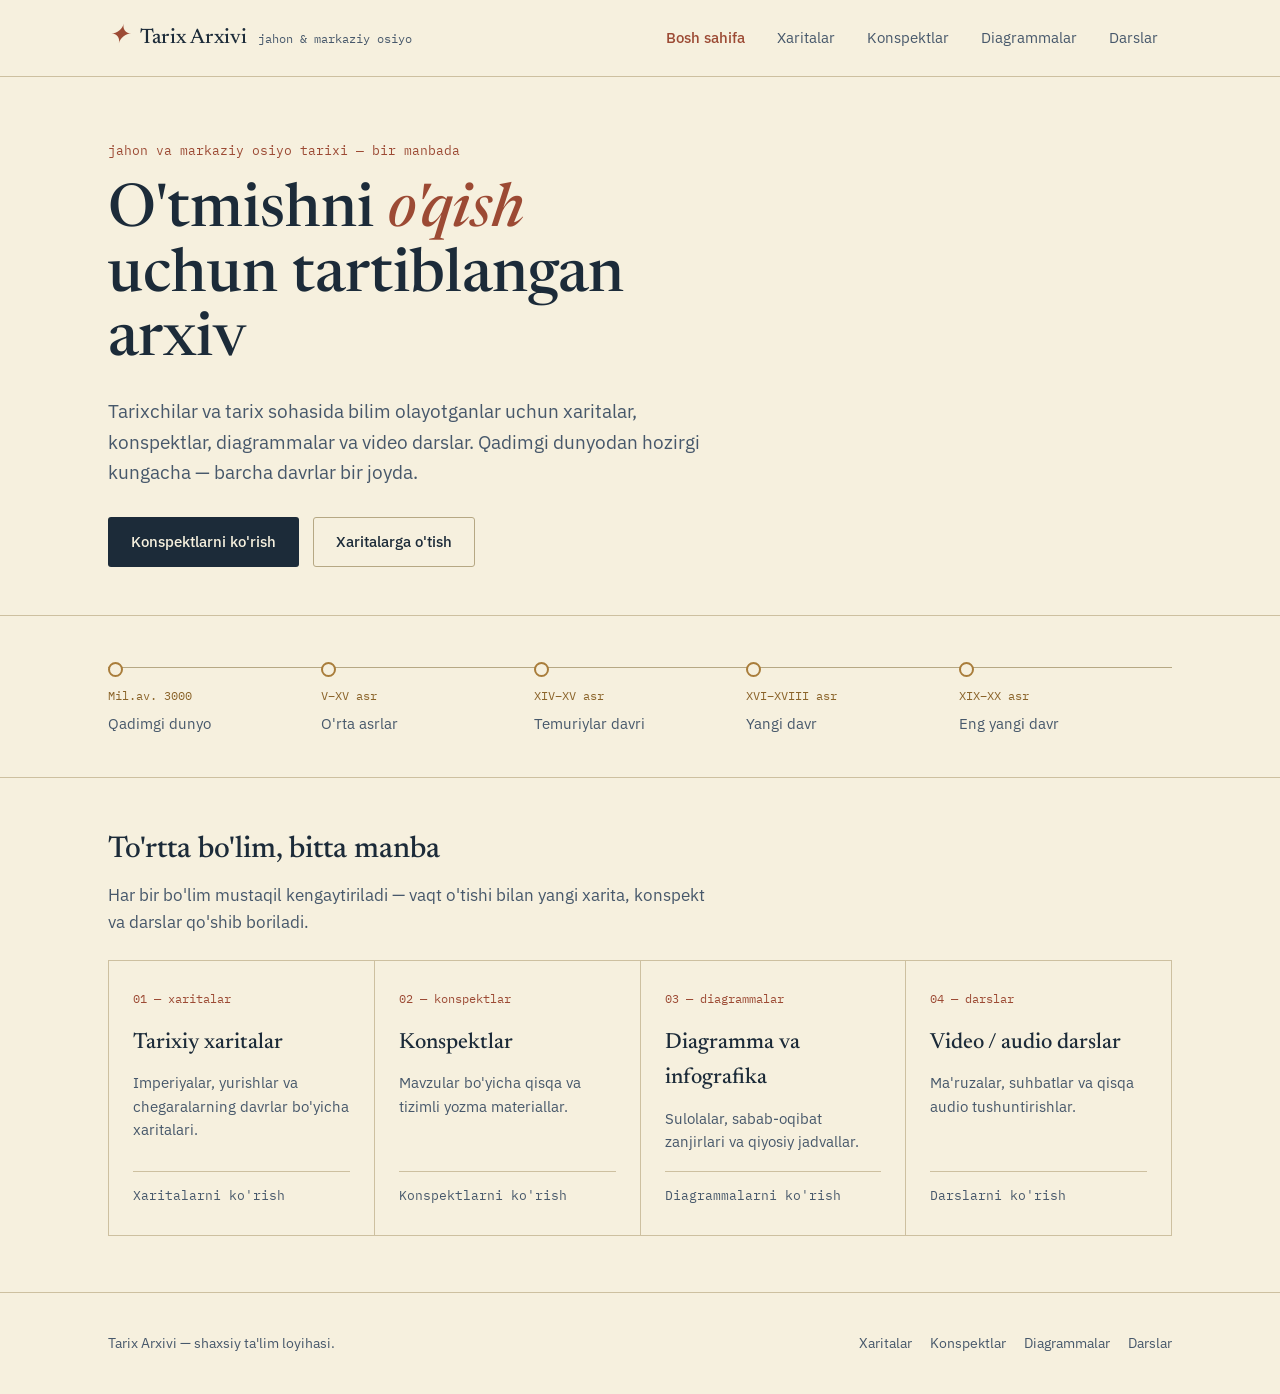
<file: index.html>
<!DOCTYPE html>
<html lang="uz">
<head>
  <meta name="google-site-verification" content="k8UO2YKH0HtpyxXB0EALM61pjePaF3m6Kvmbzlwe29Y" />
<meta charset="UTF-8">
<meta name="viewport" content="width=device-width, initial-scale=1.0">
<title>Tarix Arxivi — xaritalar, konspektlar va diagrammalar</title>
<meta name="description" content="Tarixchilar va tarix o'rganuvchilar uchun xaritalar, konspektlar, diagrammalar va video darslar to'plamlangan manba.">
<link rel="stylesheet" href="css/style.css">
</head>
<body>

<header class="site-header">
  <div class="wrap">
    <a href="index.html" class="brand">
      <span class="brand-mark">✦</span>
      <span class="brand-name">Tarix Arxivi</span>
      <span class="brand-sub">jahon &amp; markaziy osiyo</span>
    </a>
    <button class="nav-toggle" id="navToggle" aria-label="Menyuni ochish">☰</button>
    <nav class="main-nav" id="mainNav">
      <a href="index.html" class="active">Bosh sahifa</a>
      <a href="xaritalar.html">Xaritalar</a>
      <a href="konspektlar.html">Konspektlar</a>
      <a href="diagrammalar.html">Diagrammalar</a>
      <a href="darslar.html">Darslar</a>
    </nav>
  </div>
</header>

<section class="hero">
  <div class="wrap">
    <p class="hero-eyebrow">jahon va markaziy osiyo tarixi — bir manbada</p>
    <h1>O'tmishni <em>o'qish</em> uchun tartiblangan arxiv</h1>
    <p class="hero-lede">Tarixchilar va tarix sohasida bilim olayotganlar uchun xaritalar, konspektlar, diagrammalar va video darslar. Qadimgi dunyodan hozirgi kungacha — barcha davrlar bir joyda.</p>
    <div class="hero-actions">
      <a href="konspektlar.html" class="btn btn-primary">Konspektlarni ko'rish</a>
      <a href="xaritalar.html" class="btn btn-outline">Xaritalarga o'tish</a>
    </div>
  </div>
</section>

<section class="timeline">
  <div class="wrap">
    <div class="timeline-track">
      <div class="timeline-item">
        <span class="t-year">Mil.av. 3000</span>
        <span class="t-label">Qadimgi dunyo</span>
      </div>
      <div class="timeline-item">
        <span class="t-year">V–XV asr</span>
        <span class="t-label">O'rta asrlar</span>
      </div>
      <div class="timeline-item">
        <span class="t-year">XIV–XV asr</span>
        <span class="t-label">Temuriylar davri</span>
      </div>
      <div class="timeline-item">
        <span class="t-year">XVI–XVIII asr</span>
        <span class="t-label">Yangi davr</span>
      </div>
      <div class="timeline-item">
        <span class="t-year">XIX–XX asr</span>
        <span class="t-label">Eng yangi davr</span>
      </div>
    </div>
  </div>
</section>

<section class="wrap">
  <div class="section-heading">
    <h2>To'rtta bo'lim, bitta manba</h2>
    <p>Har bir bo'lim mustaqil kengaytiriladi — vaqt o'tishi bilan yangi xarita, konspekt va darslar qo'shib boriladi.</p>
  </div>
  <div class="card-grid">
    <a href="xaritalar.html" class="catalog-card">
      <span class="c-index">01 — xaritalar</span>
      <h3>Tarixiy xaritalar</h3>
      <p>Imperiyalar, yurishlar va chegaralarning davrlar bo'yicha xaritalari.</p>
      <span class="c-arrow">Xaritalarni ko'rish</span>
    </a>
    <a href="konspektlar.html" class="catalog-card">
      <span class="c-index">02 — konspektlar</span>
      <h3>Konspektlar</h3>
      <p>Mavzular bo'yicha qisqa va tizimli yozma materiallar.</p>
      <span class="c-arrow">Konspektlarni ko'rish</span>
    </a>
    <a href="diagrammalar.html" class="catalog-card">
      <span class="c-index">03 — diagrammalar</span>
      <h3>Diagramma va infografika</h3>
      <p>Sulolalar, sabab-oqibat zanjirlari va qiyosiy jadvallar.</p>
      <span class="c-arrow">Diagrammalarni ko'rish</span>
    </a>
    <a href="darslar.html" class="catalog-card">
      <span class="c-index">04 — darslar</span>
      <h3>Video / audio darslar</h3>
      <p>Ma'ruzalar, suhbatlar va qisqa audio tushuntirishlar.</p>
      <span class="c-arrow">Darslarni ko'rish</span>
    </a>
  </div>
</section>

<footer class="site-footer">
  <div class="wrap">
    <p>Tarix Arxivi — shaxsiy ta'lim loyihasi.</p>
    <nav class="footer-links">
      <a href="xaritalar.html">Xaritalar</a>
      <a href="konspektlar.html">Konspektlar</a>
      <a href="diagrammalar.html">Diagrammalar</a>
      <a href="darslar.html">Darslar</a>
    </nav>
  </div>
</footer>

<script src="js/main.js"></script>
</body>
</html>
</file>
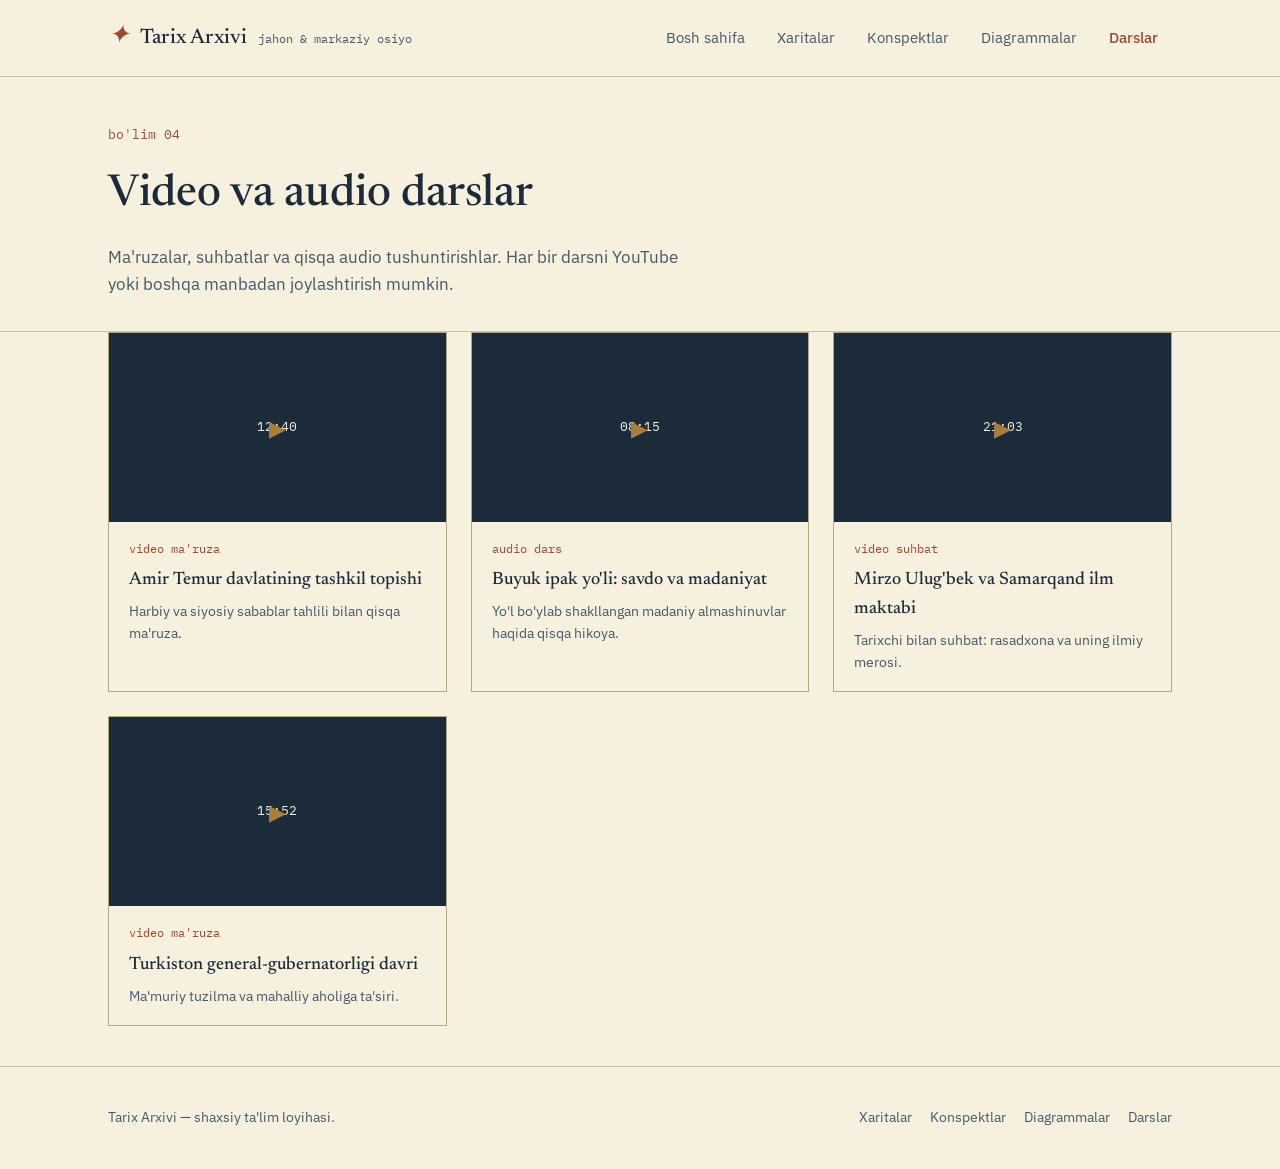
<file: darslar.html>
<!DOCTYPE html>
<html lang="uz">
<head>
<meta charset="UTF-8">
<meta name="viewport" content="width=device-width, initial-scale=1.0">
<title>Video va audio darslar — Tarix Arxivi</title>
<meta name="description" content="Tarix bo'yicha ma'ruzalar, suhbatlar va qisqa audio tushuntirishlar to'plami.">
<link rel="stylesheet" href="css/style.css">
</head>
<body>

<header class="site-header">
  <div class="wrap">
    <a href="index.html" class="brand">
      <span class="brand-mark">✦</span>
      <span class="brand-name">Tarix Arxivi</span>
      <span class="brand-sub">jahon &amp; markaziy osiyo</span>
    </a>
    <button class="nav-toggle" id="navToggle" aria-label="Menyuni ochish">☰</button>
    <nav class="main-nav" id="mainNav">
      <a href="index.html">Bosh sahifa</a>
      <a href="xaritalar.html">Xaritalar</a>
      <a href="konspektlar.html">Konspektlar</a>
      <a href="diagrammalar.html">Diagrammalar</a>
      <a href="darslar.html" class="active">Darslar</a>
    </nav>
  </div>
</header>

<section class="page-header">
  <div class="wrap">
    <p class="p-kicker">bo'lim 04</p>
    <h1>Video va audio darslar</h1>
    <p>Ma'ruzalar, suhbatlar va qisqa audio tushuntirishlar. Har bir darsni YouTube yoki boshqa manbadan joylashtirish mumkin.</p>
  </div>
</section>

<div class="wrap">
  <div class="media-grid">
    <div class="media-card">
      <div class="media-thumb">12:40</div>
      <div class="media-body">
        <p class="m-kind">video ma'ruza</p>
        <h3>Amir Temur davlatining tashkil topishi</h3>
        <p>Harbiy va siyosiy sabablar tahlili bilan qisqa ma'ruza.</p>
      </div>
    </div>
    <div class="media-card">
      <div class="media-thumb">08:15</div>
      <div class="media-body">
        <p class="m-kind">audio dars</p>
        <h3>Buyuk ipak yo'li: savdo va madaniyat</h3>
        <p>Yo'l bo'ylab shakllangan madaniy almashinuvlar haqida qisqa hikoya.</p>
      </div>
    </div>
    <div class="media-card">
      <div class="media-thumb">21:03</div>
      <div class="media-body">
        <p class="m-kind">video suhbat</p>
        <h3>Mirzo Ulug'bek va Samarqand ilm maktabi</h3>
        <p>Tarixchi bilan suhbat: rasadxona va uning ilmiy merosi.</p>
      </div>
    </div>
    <div class="media-card">
      <div class="media-thumb">15:52</div>
      <div class="media-body">
        <p class="m-kind">video ma'ruza</p>
        <h3>Turkiston general-gubernatorligi davri</h3>
        <p>Ma'muriy tuzilma va mahalliy aholiga ta'siri.</p>
      </div>
    </div>
  </div>
</div>

<footer class="site-footer">
  <div class="wrap">
    <p>Tarix Arxivi — shaxsiy ta'lim loyihasi.</p>
    <nav class="footer-links">
      <a href="xaritalar.html">Xaritalar</a>
      <a href="konspektlar.html">Konspektlar</a>
      <a href="diagrammalar.html">Diagrammalar</a>
      <a href="darslar.html">Darslar</a>
    </nav>
  </div>
</footer>

<script src="js/main.js"></script>
</body>
</html>
</file>
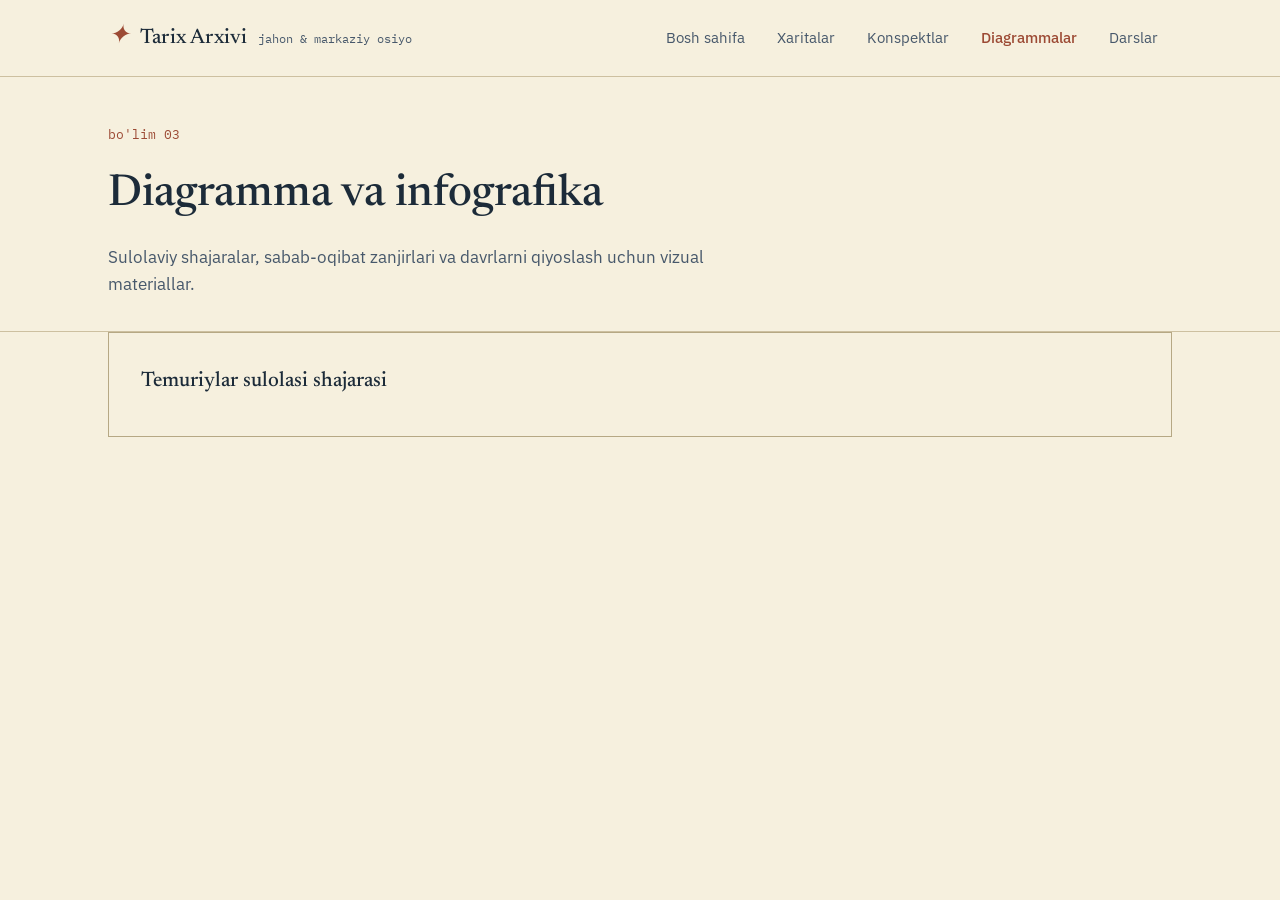
<file: diagrammalar.html>
<!DOCTYPE html>
<html lang="uz">
<head>
<meta charset="UTF-8">
<meta name="viewport" content="width=device-width, initial-scale=1.0">
<title>Diagramma va infografika — Tarix Arxivi</title>
<meta name="description" content="Sulolalar, sabab-oqibat zanjirlari va qiyosiy jadvallar shaklidagi tarixiy diagrammalar.">
<link rel="stylesheet" href="css/style.css">
</head>
<body>

<header class="site-header">
  <div class="wrap">
    <a href="index.html" class="brand">
      <span class="brand-mark">✦</span>
      <span class="brand-name">Tarix Arxivi</span>
      <span class="brand-sub">jahon &amp; markaziy osiyo</span>
    </a>
    <button class="nav-toggle" id="navToggle" aria-label="Menyuni ochish">☰</button>
    <nav class="main-nav" id="mainNav">
      <a href="index.html">Bosh sahifa</a>
      <a href="xaritalar.html">Xaritalar</a>
      <a href="konspektlar.html">Konspektlar</a>
      <a href="diagrammalar.html" class="active">Diagrammalar</a>
      <a href="darslar.html">Darslar</a>
    </nav>
  </div>
</header>

<section class="page-header">
  <div class="wrap">
    <p class="p-kicker">bo'lim 03</p>
    <h1>Diagramma va infografika</h1>
    <p>Sulolaviy shajaralar, sabab-oqibat zanjirlari va davrlarni qiyoslash uchun vizual materiallar.</p>
  </div>
</section>

<div class="wrap">
  <div class="diagram-panel">
    <h3>Temuriylar sulolasi shajarasi</h3>
</file>
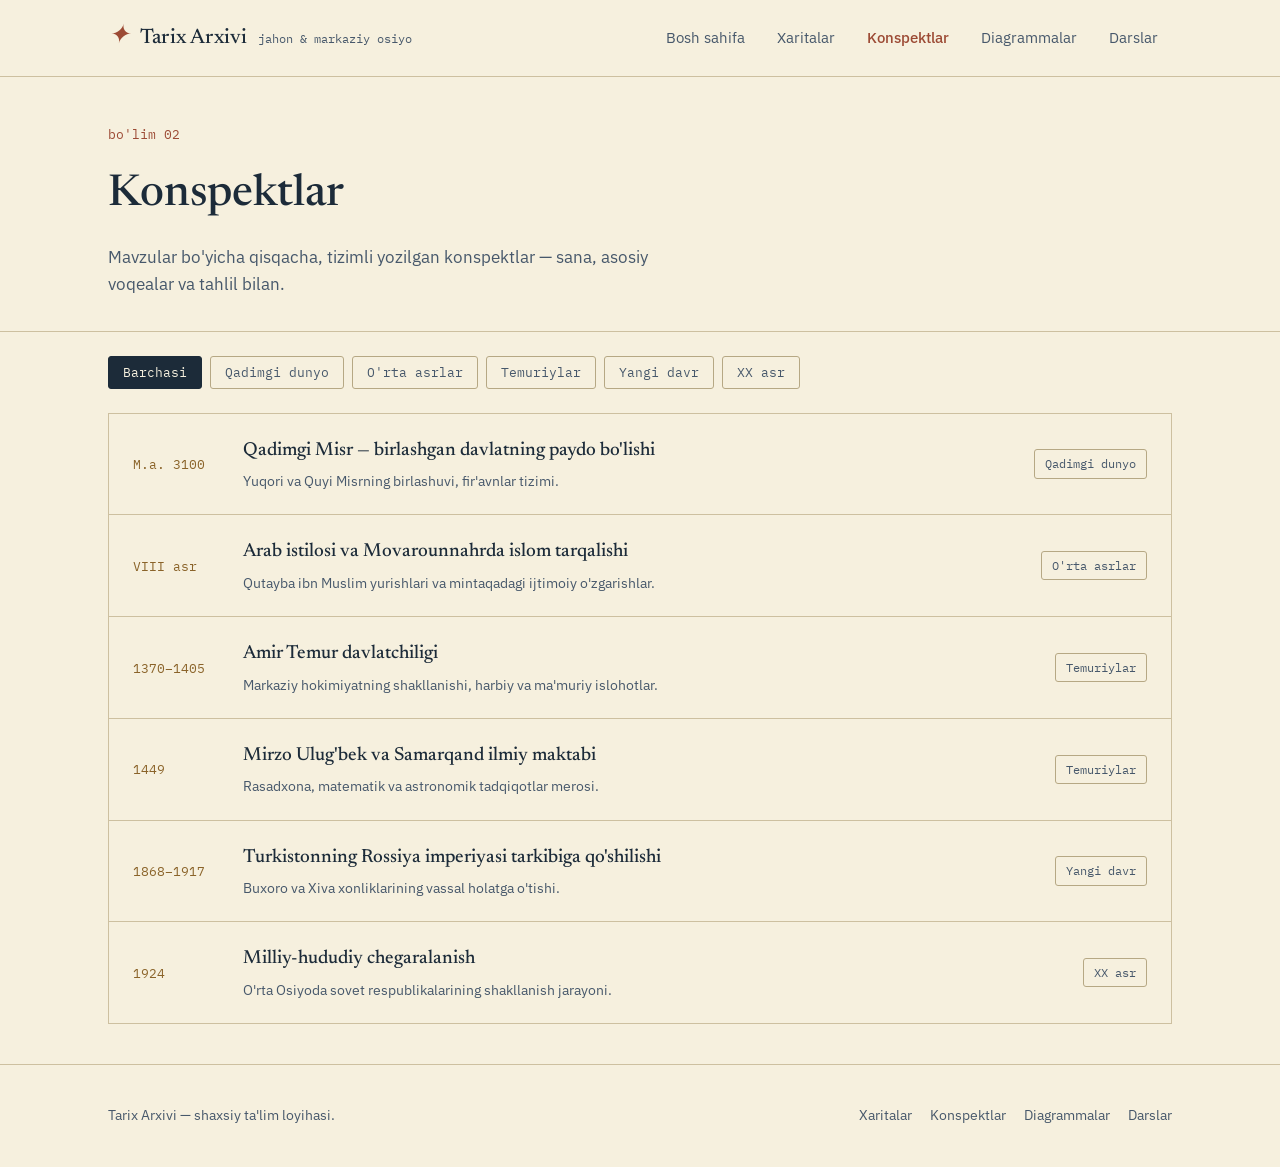
<file: konspektlar.html>
<!DOCTYPE html>
<html lang="uz">
<head>
<meta charset="UTF-8">
<meta name="viewport" content="width=device-width, initial-scale=1.0">
<title>Konspektlar — Tarix Arxivi</title>
<meta name="description" content="Jahon va Markaziy Osiyo tarixiga oid mavzular bo'yicha qisqa va tizimli konspektlar.">
<link rel="stylesheet" href="css/style.css">
</head>
<body>

<header class="site-header">
  <div class="wrap">
    <a href="index.html" class="brand">
      <span class="brand-mark">✦</span>
      <span class="brand-name">Tarix Arxivi</span>
      <span class="brand-sub">jahon &amp; markaziy osiyo</span>
    </a>
    <button class="nav-toggle" id="navToggle" aria-label="Menyuni ochish">☰</button>
    <nav class="main-nav" id="mainNav">
      <a href="index.html">Bosh sahifa</a>
      <a href="xaritalar.html">Xaritalar</a>
      <a href="konspektlar.html" class="active">Konspektlar</a>
      <a href="diagrammalar.html">Diagrammalar</a>
      <a href="darslar.html">Darslar</a>
    </nav>
  </div>
</header>

<section class="page-header">
  <div class="wrap">
    <p class="p-kicker">bo'lim 02</p>
    <h1>Konspektlar</h1>
    <p>Mavzular bo'yicha qisqacha, tizimli yozilgan konspektlar — sana, asosiy voqealar va tahlil bilan.</p>
  </div>
</section>

<div class="wrap">
  <div class="filter-row">
    <button class="filter-chip active">Barchasi</button>
    <button class="filter-chip">Qadimgi dunyo</button>
    <button class="filter-chip">O'rta asrlar</button>
    <button class="filter-chip">Temuriylar</button>
    <button class="filter-chip">Yangi davr</button>
    <button class="filter-chip">XX asr</button>
  </div>

  <div class="item-list">
    <a href="#" class="list-row">
      <span class="row-era">M.a. 3100</span>
      <span class="row-body">
        <h3>Qadimgi Misr — birlashgan davlatning paydo bo'lishi</h3>
        <p>Yuqori va Quyi Misrning birlashuvi, fir'avnlar tizimi.</p>
      </span>
      <span class="row-tag">Qadimgi dunyo</span>
    </a>
    <a href="#" class="list-row">
      <span class="row-era">VIII asr</span>
      <span class="row-body">
        <h3>Arab istilosi va Movarounnahrda islom tarqalishi</h3>
        <p>Qutayba ibn Muslim yurishlari va mintaqadagi ijtimoiy o'zgarishlar.</p>
      </span>
      <span class="row-tag">O'rta asrlar</span>
    </a>
    <a href="#" class="list-row">
      <span class="row-era">1370–1405</span>
      <span class="row-body">
        <h3>Amir Temur davlatchiligi</h3>
        <p>Markaziy hokimiyatning shakllanishi, harbiy va ma'muriy islohotlar.</p>
      </span>
      <span class="row-tag">Temuriylar</span>
    </a>
    <a href="#" class="list-row">
      <span class="row-era">1449</span>
      <span class="row-body">
        <h3>Mirzo Ulug'bek va Samarqand ilmiy maktabi</h3>
        <p>Rasadxona, matematik va astronomik tadqiqotlar merosi.</p>
      </span>
      <span class="row-tag">Temuriylar</span>
    </a>
    <a href="#" class="list-row">
      <span class="row-era">1868–1917</span>
      <span class="row-body">
        <h3>Turkistonning Rossiya imperiyasi tarkibiga qo'shilishi</h3>
        <p>Buxoro va Xiva xonliklarining vassal holatga o'tishi.</p>
      </span>
      <span class="row-tag">Yangi davr</span>
    </a>
    <a href="#" class="list-row">
      <span class="row-era">1924</span>
      <span class="row-body">
        <h3>Milliy-hududiy chegaralanish</h3>
        <p>O'rta Osiyoda sovet respublikalarining shakllanish jarayoni.</p>
      </span>
      <span class="row-tag">XX asr</span>
    </a>
  </div>
</div>

<footer class="site-footer">
  <div class="wrap">
    <p>Tarix Arxivi — shaxsiy ta'lim loyihasi.</p>
    <nav class="footer-links">
      <a href="xaritalar.html">Xaritalar</a>
      <a href="konspektlar.html">Konspektlar</a>
      <a href="diagrammalar.html">Diagrammalar</a>
      <a href="darslar.html">Darslar</a>
    </nav>
  </div>
</footer>

<script src="js/main.js"></script>
</body>
                                                 </html>
</file>
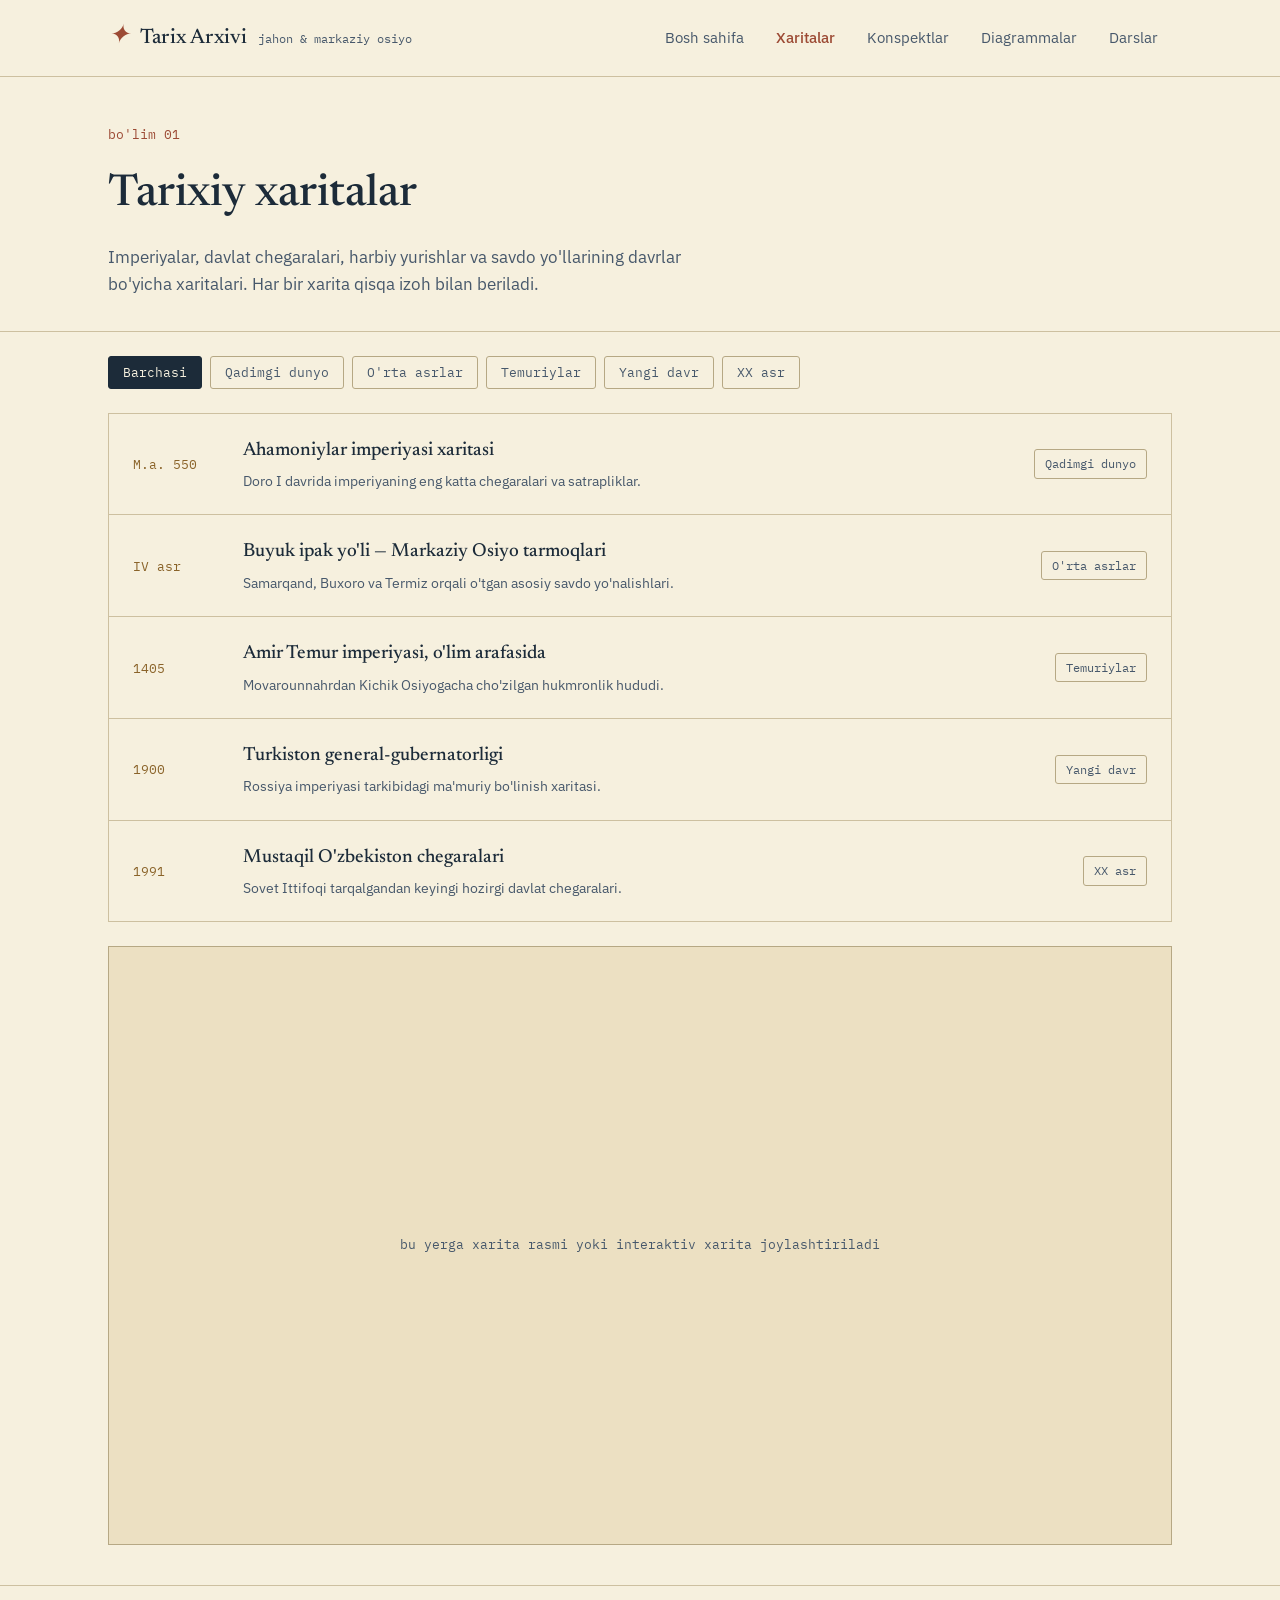
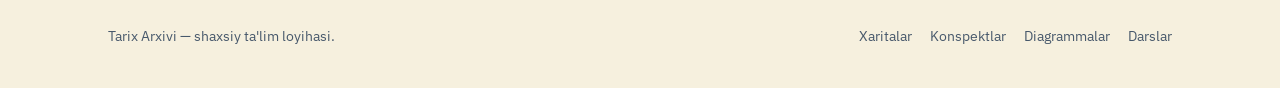
<file: xaritalar.html>
<!DOCTYPE html>
<html lang="uz">
<head>
<meta charset="UTF-8">
<meta name="viewport" content="width=device-width, initial-scale=1.0">
<title>Tarixiy xaritalar — Tarix Arxivi</title>
<meta name="description" content="Jahon va Markaziy Osiyo tarixiga oid davrlar bo'yicha tartiblangan xaritalar to'plami.">
<link rel="stylesheet" href="css/style.css">
</head>
<body>

<header class="site-header">
  <div class="wrap">
    <a href="index.html" class="brand">
      <span class="brand-mark">✦</span>
      <span class="brand-name">Tarix Arxivi</span>
      <span class="brand-sub">jahon &amp; markaziy osiyo</span>
    </a>
    <button class="nav-toggle" id="navToggle" aria-label="Menyuni ochish">☰</button>
    <nav class="main-nav" id="mainNav">
      <a href="index.html">Bosh sahifa</a>
      <a href="xaritalar.html" class="active">Xaritalar</a>
      <a href="konspektlar.html">Konspektlar</a>
      <a href="diagrammalar.html">Diagrammalar</a>
      <a href="darslar.html">Darslar</a>
    </nav>
  </div>
</header>

<section class="page-header">
  <div class="wrap">
    <p class="p-kicker">bo'lim 01</p>
    <h1>Tarixiy xaritalar</h1>
    <p>Imperiyalar, davlat chegaralari, harbiy yurishlar va savdo yo'llarining davrlar bo'yicha xaritalari. Har bir xarita qisqa izoh bilan beriladi.</p>
  </div>
</section>

<div class="wrap">
  <div class="filter-row">
    <button class="filter-chip active">Barchasi</button>
    <button class="filter-chip">Qadimgi dunyo</button>
    <button class="filter-chip">O'rta asrlar</button>
    <button class="filter-chip">Temuriylar</button>
    <button class="filter-chip">Yangi davr</button>
    <button class="filter-chip">XX asr</button>
  </div>

  <div class="item-list">
    <a href="#" class="list-row">
      <span class="row-era">M.a. 550</span>
      <span class="row-body">
        <h3>Ahamoniylar imperiyasi xaritasi</h3>
        <p>Doro I davrida imperiyaning eng katta chegaralari va satrapliklar.</p>
      </span>
      <span class="row-tag">Qadimgi dunyo</span>
    </a>
    <a href="#" class="list-row">
      <span class="row-era">IV asr</span>
      <span class="row-body">
        <h3>Buyuk ipak yo'li — Markaziy Osiyo tarmoqlari</h3>
        <p>Samarqand, Buxoro va Termiz orqali o'tgan asosiy savdo yo'nalishlari.</p>
      </span>
      <span class="row-tag">O'rta asrlar</span>
    </a>
    <a href="#" class="list-row">
      <span class="row-era">1405</span>
      <span class="row-body">
        <h3>Amir Temur imperiyasi, o'lim arafasida</h3>
        <p>Movarounnahrdan Kichik Osiyogacha cho'zilgan hukmronlik hududi.</p>
      </span>
      <span class="row-tag">Temuriylar</span>
    </a>
    <a href="#" class="list-row">
      <span class="row-era">1900</span>
      <span class="row-body">
        <h3>Turkiston general-gubernatorligi</h3>
        <p>Rossiya imperiyasi tarkibidagi ma'muriy bo'linish xaritasi.</p>
      </span>
      <span class="row-tag">Yangi davr</span>
    </a>
    <a href="#" class="list-row">
      <span class="row-era">1991</span>
      <span class="row-body">
        <h3>Mustaqil O'zbekiston chegaralari</h3>
        <p>Sovet Ittifoqi tarqalgandan keyingi hozirgi davlat chegaralari.</p>
      </span>
      <span class="row-tag">XX asr</span>
    </a>
  </div>

  <div class="map-embed">bu yerga xarita rasmi yoki interaktiv xarita joylashtiriladi</div>
</div>

<footer class="site-footer">
  <div class="wrap">
    <p>Tarix Arxivi — shaxsiy ta'lim loyihasi.</p>
    <nav class="footer-links">
      <a href="xaritalar.html">Xaritalar</a>
      <a href="konspektlar.html">Konspektlar</a>
      <a href="diagrammalar.html">Diagrammalar</a>
      <a href="darslar.html">Darslar</a>
    </nav>
  </div>
</footer>

<script src="js/main.js"></script>
</body>
          </html>
</file>
<file: css/style.css>
/* ==========================================================================
   TARIX ARXIVI — asosiy uslublar
   ========================================================================== */

@import url('https://fonts.googleapis.com/css2?family=Newsreader:ital,opsz,wght@0,6..72,400;0,6..72,500;0,6..72,600;1,6..72,400;1,6..72,500&family=IBM+Plex+Sans:wght@400;500;600&family=IBM+Plex+Mono:wght@400;500&display=swap');

:root {
  --ink: #1c2b39;
  --ink-soft: #47586b;
  --paper: #f6f0de;
  --paper-deep: #ece0c2;
  --bronze: #a97d3b;
  --bronze-deep: #8a6329;
  --rust: #9c4a34;
  --line: #cdc0a0;
  --line-deep: #b6a884;

  --font-display: 'Newsreader', Georgia, serif;
  --font-body: 'IBM Plex Sans', -apple-system, sans-serif;
  --font-mono: 'IBM Plex Mono', monospace;

  --max-width: 1120px;
}

* { box-sizing: border-box; }

html {
  scroll-behavior: smooth;
}

body {
  margin: 0;
  background: var(--paper);
  color: var(--ink);
  font-family: var(--font-body);
  font-size: 17px;
  line-height: 1.6;
  -webkit-font-smoothing: antialiased;
}

@media (prefers-reduced-motion: reduce) {
  html { scroll-behavior: auto; }
  * { animation-duration: 0.001ms !important; transition-duration: 0.001ms !important; }
}

a { color: inherit; }

img { max-width: 100%; display: block; }

.wrap {
  max-width: var(--max-width);
  margin: 0 auto;
  padding: 0 28px;
}

a:focus-visible,
button:focus-visible,
input:focus-visible,
select:focus-visible {
  outline: 2px solid var(--rust);
  outline-offset: 3px;
}

.site-header {
  position: sticky;
  top: 0;
  z-index: 40;
  background: var(--paper);
  border-bottom: 1px solid var(--line);
}

.site-header .wrap {
  display: flex;
  align-items: center;
  justify-content: space-between;
  height: 76px;
}

.brand {
  display: flex;
  align-items: baseline;
  gap: 10px;
  text-decoration: none;
  color: var(--ink);
}

.brand-mark {
  font-family: var(--font-display);
  font-style: italic;
  font-size: 26px;
  font-weight: 500;
  color: var(--rust);
}

.brand-name {
  font-family: var(--font-display);
  font-size: 21px;
  font-weight: 500;
  letter-spacing: 0.01em;
}

.brand-sub {
  display: none;
  font-family: var(--font-mono);
  font-size: 12px;
  color: var(--ink-soft);
}

@media (min-width: 640px) {
  .brand-sub { display: inline; }
}

.main-nav {
  display: flex;
  gap: 4px;
}

.main-nav a {
  text-decoration: none;
  font-size: 15px;
  color: var(--ink-soft);
  padding: 8px 14px;
  border-radius: 3px;
  transition: color 0.15s ease, background 0.15s ease;
}

.main-nav a:hover {
  color: var(--ink);
  background: var(--paper-deep);
}

.main-nav a.active {
  color: var(--rust);
  font-weight: 500;
}

.nav-toggle {
  display: none;
  background: none;
  border: 1px solid var(--line-deep);
  border-radius: 3px;
  width: 40px;
  height: 40px;
  font-size: 20px;
  color: var(--ink);
  cursor: pointer;
}

@media (max-width: 720px) {
  .main-nav {
    display: none;
    position: absolute;
    top: 76px;
    left: 0;
    right: 0;
    flex-direction: column;
    background: var(--paper);
    border-bottom: 1px solid var(--line);
    padding: 8px 20px 16px;
  }
  .main-nav.open { display: flex; }
  .nav-toggle { display: block; }
}

.hero {
  padding: 64px 0 48px;
  border-bottom: 1px solid var(--line);
}

.hero-eyebrow {
  font-family: var(--font-mono);
  font-size: 13px;
  color: var(--rust);
  margin: 0 0 18px;
}

.hero h1 {
  font-family: var(--font-display);
  font-weight: 500;
  font-size: clamp(36px, 6vw, 60px);
  line-height: 1.08;
  margin: 0 0 22px;
  max-width: 14ch;
}

.hero h1 em {
  font-style: italic;
  color: var(--rust);
}

.hero-lede {
  font-size: 19px;
  color: var(--ink-soft);
  max-width: 56ch;
  margin: 0 0 30px;
}

.hero-actions {
  display: flex;
  flex-wrap: wrap;
  gap: 14px;
}

.btn {
  display: inline-flex;
  align-items: center;
  gap: 8px;
  font-family: var(--font-body);
  font-size: 15px;
  font-weight: 500;
  text-decoration: none;
  padding: 12px 22px;
  border-radius: 3px;
  border: 1px solid transparent;
  cursor: pointer;
  transition: transform 0.12s ease, background 0.15s ease, border-color 0.15s ease;
}

.btn-primary {
  background: var(--ink);
  color: var(--paper);
}
.btn-primary:hover { background: #0f1a24; }

.btn-outline {
  background: transparent;
  border-color: var(--line-deep);
  color: var(--ink);
}
.btn-outline:hover { border-color: var(--rust); color: var(--rust); }

.timeline {
  padding: 40px 0;
  border-bottom: 1px solid var(--line);
  overflow-x: auto;
}

.timeline-track {
  display: flex;
  gap: 0;
  min-width: 640px;
  position: relative;
}

.timeline-track::before {
  content: "";
  position: absolute;
  top: 11px;
  left: 0;
  right: 0;
  height: 1px;
  background: var(--line-deep);
}

.timeline-item {
  flex: 1;
  position: relative;
  padding-top: 30px;
  padding-right: 18px;
}

.timeline-item::before {
  content: "";
  position: absolute;
  top: 6px;
  left: 0;
  width: 11px;
  height: 11px;
  border-radius: 50%;
  background: var(--paper);
  border: 2px solid var(--bronze);
}

.timeline-item .t-year {
  font-family: var(--font-mono);
  font-size: 12px;
  color: var(--bronze-deep);
  display: block;
  margin-bottom: 4px;
}

.timeline-item .t-label {
  font-size: 14.5px;
  color: var(--ink-soft);
  line-height: 1.4;
}

.section-heading {
  padding: 48px 0 24px;
}

.section-heading h2 {
  font-family: var(--font-display);
  font-size: 30px;
  font-weight: 500;
  margin: 0 0 8px;
}

.section-heading p {
  color: var(--ink-soft);
  margin: 0;
  max-width: 60ch;
}

.card-grid {
  display: grid;
  grid-template-columns: repeat(auto-fit, minmax(240px, 1fr));
  gap: 1px;
  background: var(--line);
  border: 1px solid var(--line);
  margin-bottom: 56px;
}

.catalog-card {
  background: var(--paper);
  padding: 28px 24px;
  text-decoration: none;
  color: var(--ink);
  position: relative;
  display: flex;
  flex-direction: column;
  min-height: 200px;
  transition: background 0.15s ease;
}

.catalog-card:hover {
  background: var(--paper-deep);
}

.catalog-card .c-index {
  font-family: var(--font-mono);
  font-size: 12px;
  color: var(--rust);
  margin-bottom: 18px;
}

.catalog-card h3 {
  font-family: var(--font-display);
  font-size: 22px;
  font-weight: 500;
  margin: 0 0 10px;
}

.catalog-card p {
  color: var(--ink-soft);
  font-size: 14.5px;
  margin: 0;
  flex-grow: 1;
}

.catalog-card .c-arrow {
  margin-top: 18px;
  font-family: var(--font-mono);
  font-size: 13px;
  color: var(--ink-soft);
  border-top: 1px solid var(--line);
  padding-top: 14px;
}

.page-header {
  padding: 48px 0 32px;
  border-bottom: 1px solid var(--line);
}

.page-header .p-kicker {
  font-family: var(--font-mono);
  font-size: 13px;
  color: var(--rust);
  margin: 0 0 14px;
}

.page-header h1 {
  font-family: var(--font-display);
  font-weight: 500;
  font-size: clamp(30px, 4.5vw, 44px);
  margin: 0 0 14px;
}

.page-header p {
  color: var(--ink-soft);
  max-width: 60ch;
  margin: 0;
  font-size: 17px;
}

.filter-row {
  display: flex;
  flex-wrap: wrap;
  gap: 8px;
  padding: 24px 0;
}

.filter-chip {
  font-family: var(--font-mono);
  font-size: 13px;
  padding: 7px 14px;
  border: 1px solid var(--line-deep);
  border-radius: 3px;
  background: transparent;
  color: var(--ink-soft);
  cursor: pointer;
  transition: all 0.15s ease;
}

.filter-chip:hover { border-color: var(--rust); color: var(--rust); }

.filter-chip.active {
  background: var(--ink);
  border-color: var(--ink);
  color: var(--paper);
}

.item-list {
  display: grid;
  gap: 1px;
  background: var(--line);
  border: 1px solid var(--line);
  margin-bottom: 24px;
}

.list-row {
  background: var(--paper);
  padding: 22px 24px;
  display: grid;
  grid-template-columns: 90px 1fr auto;
  gap: 20px;
  align-items: center;
  text-decoration: none;
  color: var(--ink);
  transition: background 0.15s ease;
}

.list-row:hover { background: var(--paper-deep); }

.list-row .row-era {
  font-family: var(--font-mono);
  font-size: 12.5px;
  color: var(--bronze-deep);
}

.list-row .row-body h3 {
  font-family: var(--font-display);
  font-size: 19px;
  font-weight: 500;
  margin: 0 0 4px;
}

.list-row .row-body p {
  margin: 0;
  font-size: 14px;
  color: var(--ink-soft);
}

.list-row .row-tag {
  font-family: var(--font-mono);
  font-size: 12px;
  color: var(--ink-soft);
  border: 1px solid var(--line-deep);
  padding: 4px 10px;
  border-radius: 3px;
  white-space: nowrap;
}

@media (max-width: 600px) {
  .list-row {
    grid-template-columns: 1fr;
    gap: 6px;
  }
  .list-row .row-tag { justify-self: start; }
}

.media-grid {
  display: grid;
  grid-template-columns: repeat(auto-fit, minmax(260px, 1fr));
  gap: 24px;
  margin-bottom: 40px;
}

.media-card {
  border: 1px solid var(--line-deep);
  background: var(--paper);
}

.media-thumb {
  aspect-ratio: 16/9;
  background: var(--ink);
  color: var(--paper);
  display: flex;
  align-items: center;
  justify-content: center;
  font-family: var(--font-mono);
  font-size: 13px;
  position: relative;
}

.media-thumb::after {
  content: "▶";
  position: absolute;
  font-size: 22px;
  color: var(--bronze);
}

.media-body { padding: 18px 20px; }

.media-body .m-kind {
  font-family: var(--font-mono);
  font-size: 11.5px;
  color: var(--rust);
  margin: 0 0 8px;
}

.media-body h3 {
  font-family: var(--font-display);
  font-size: 18px;
  font-weight: 500;
  margin: 0 0 6px;
}

.media-body p {
  font-size: 13.5px;
  color: var(--ink-soft);
  margin: 0;
}

.diagram-panel {
  border: 1px solid var(--line-deep);
  background: var(--paper);
  padding: 32px;
  margin-bottom: 24px;
}

.diagram-panel h3 {
  font-family: var(--font-display);
  font-size: 21px;
  font-weight: 500;
  margin: 0 0 6px;
}

.diagram-panel .d-note {
  font-size: 14px;
  color: var(--ink-soft);
  margin: 0 0 22px;
}

.map-embed {
  border: 1px solid var(--line-deep);
  background: var(--paper-deep);
  aspect-ratio: 16/9;
  display: flex;
  align-items: center;
  justify-content: center;
  color: var(--ink-soft);
  font-family: var(--font-mono);
  font-size: 13px;
  margin-bottom: 18px;
}

.site-footer {
  border-top: 1px solid var(--line);
  padding: 40px 0;
  margin-top: 40px;
}

.site-footer .wrap {
  display: flex;
  flex-wrap: wrap;
  justify-content: space-between;
  gap: 16px;
  align-items: center;
}

.site-footer p {
  font-size: 13.5px;
  color: var(--ink-soft);
  margin: 0;
}

.footer-links {
  display: flex;
  gap: 18px;
}

.footer-links a {
  font-size: 13.5px;
  text-decoration: none;
  color: var(--ink-soft);
}

.footer-links a:hover { color: var(--rust); }
</file>
